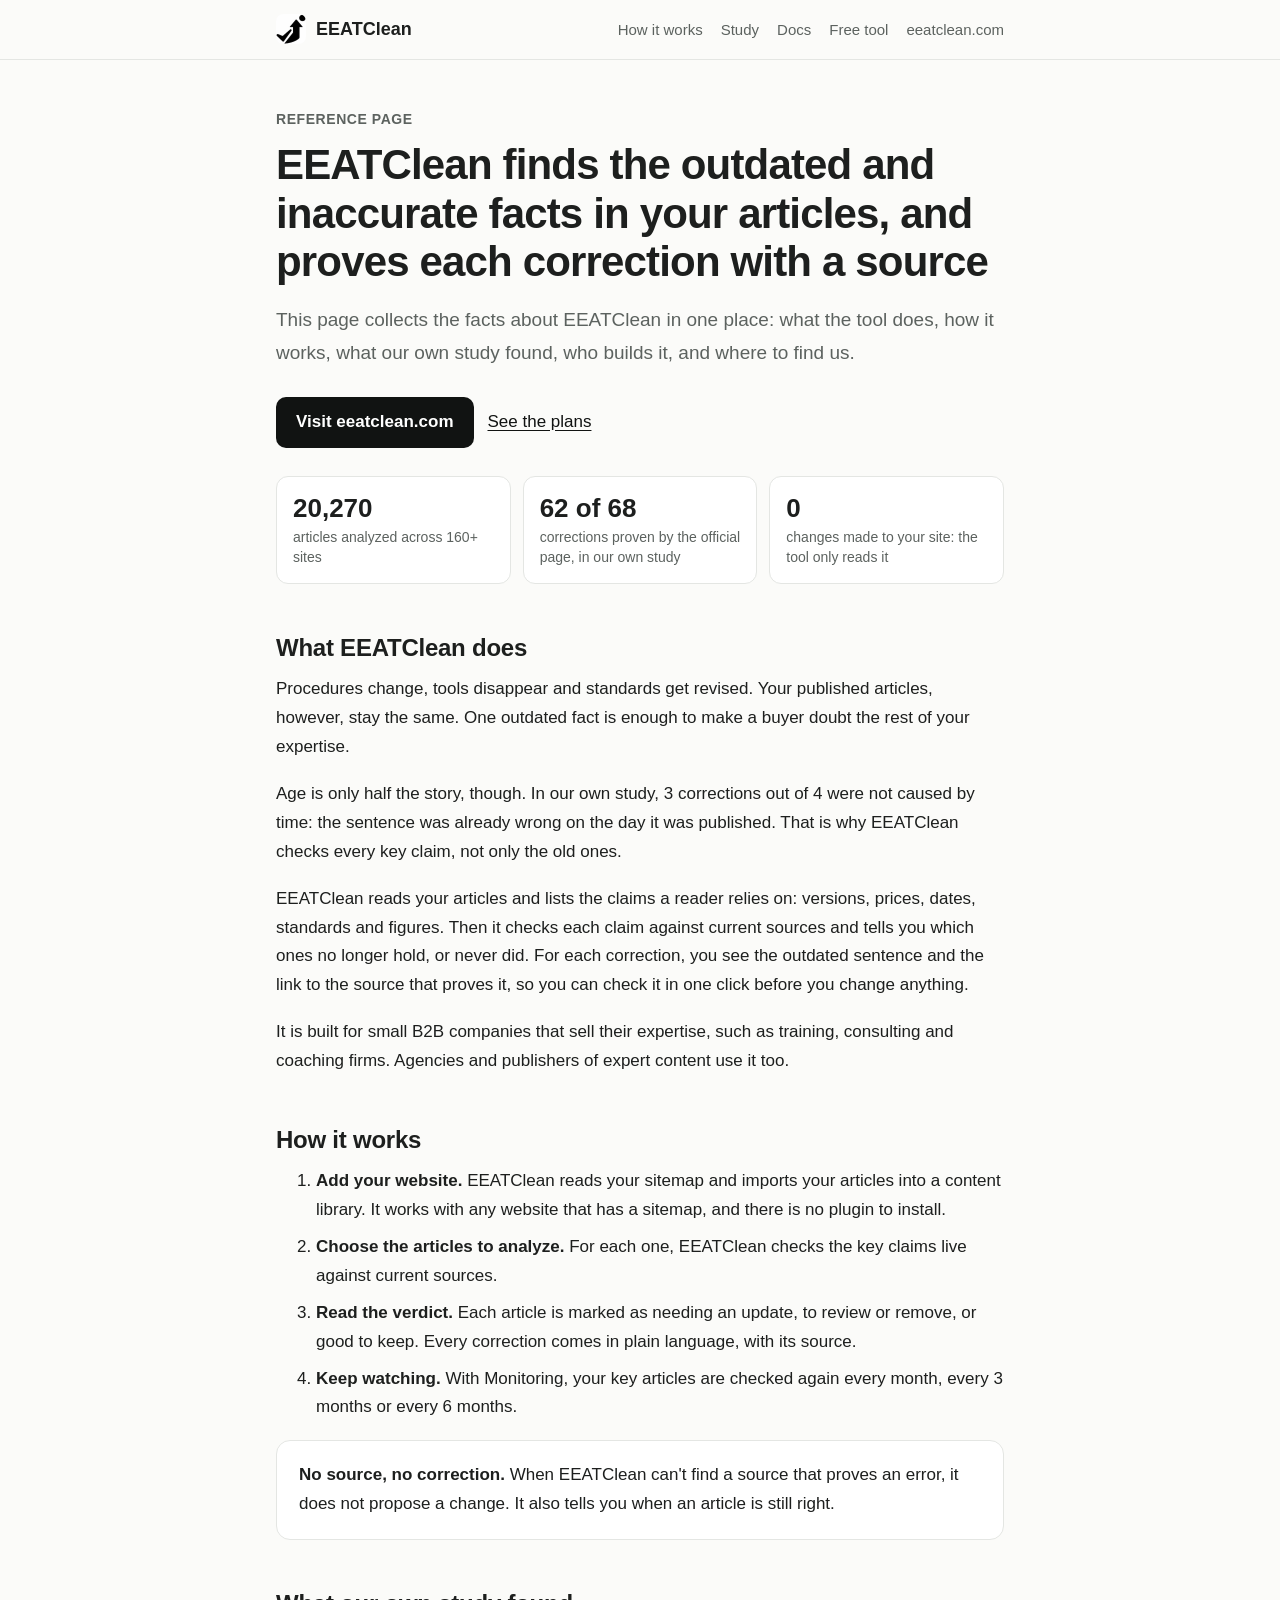
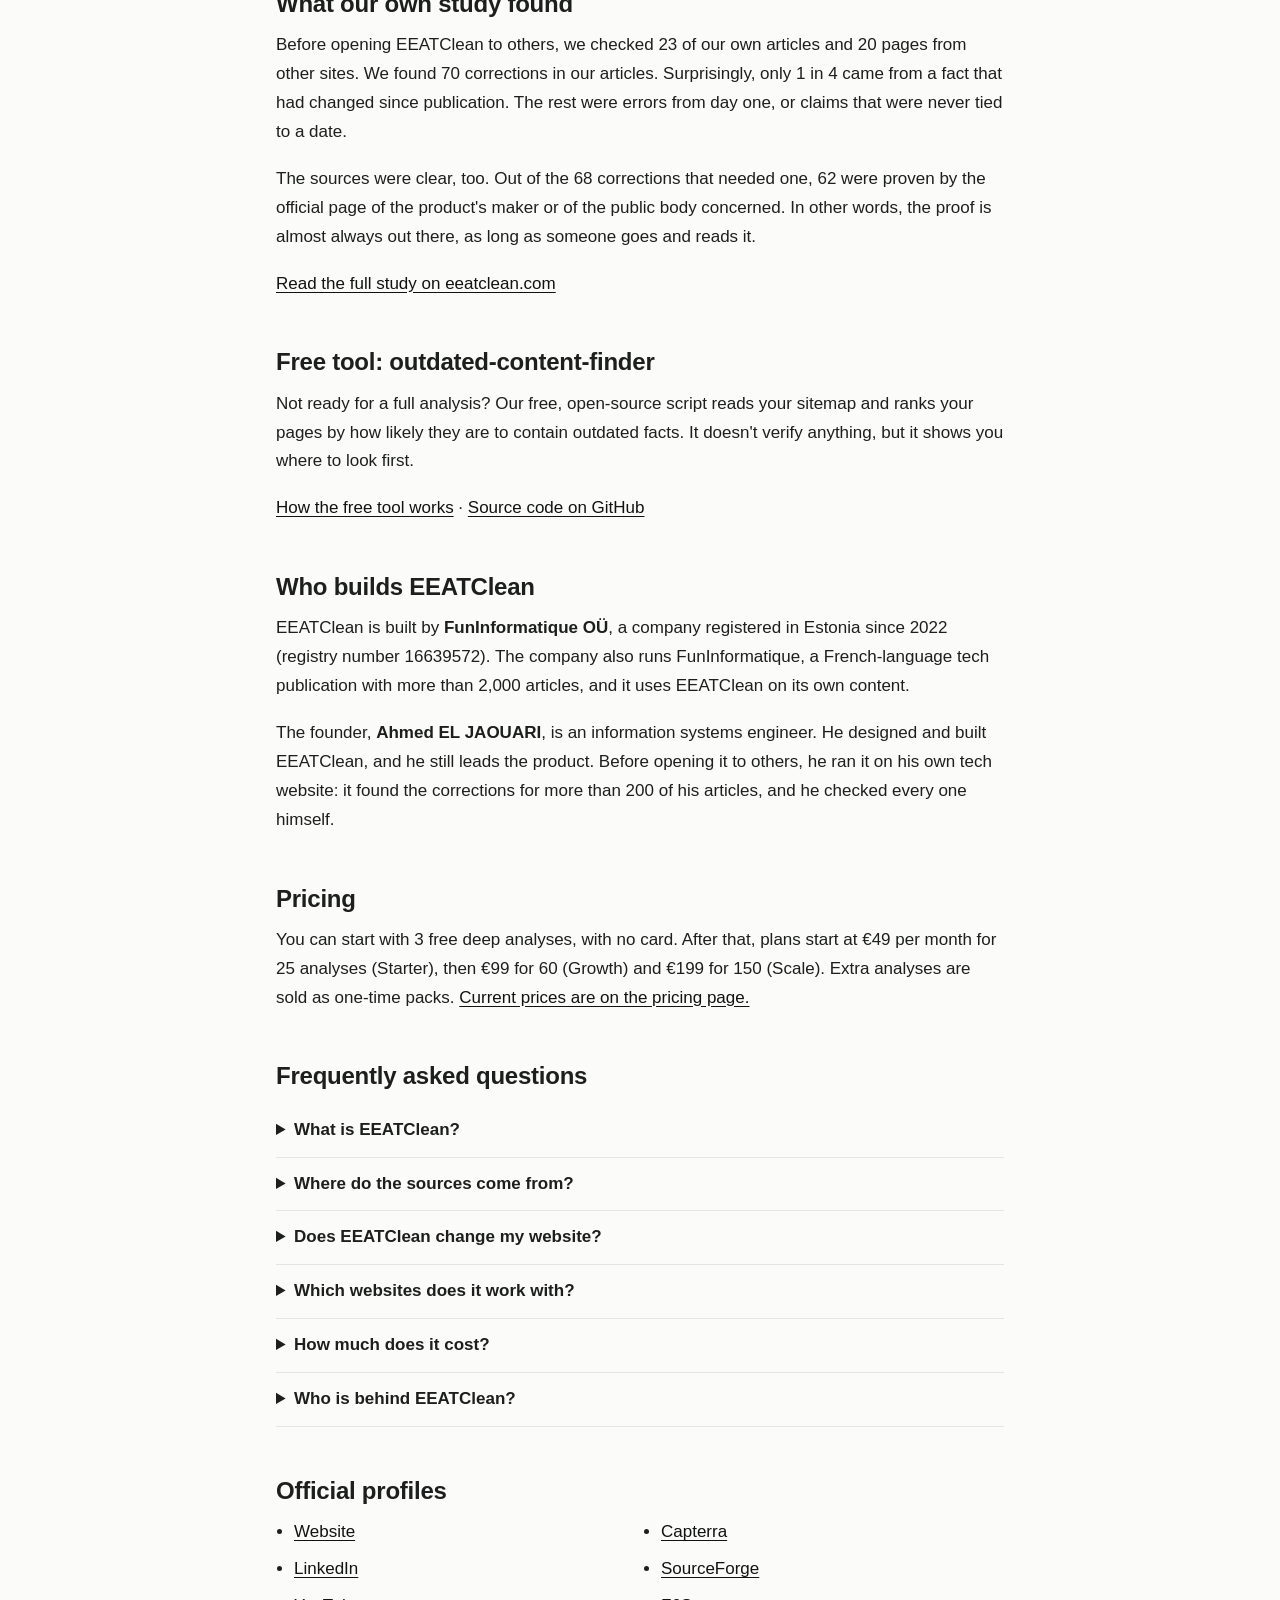
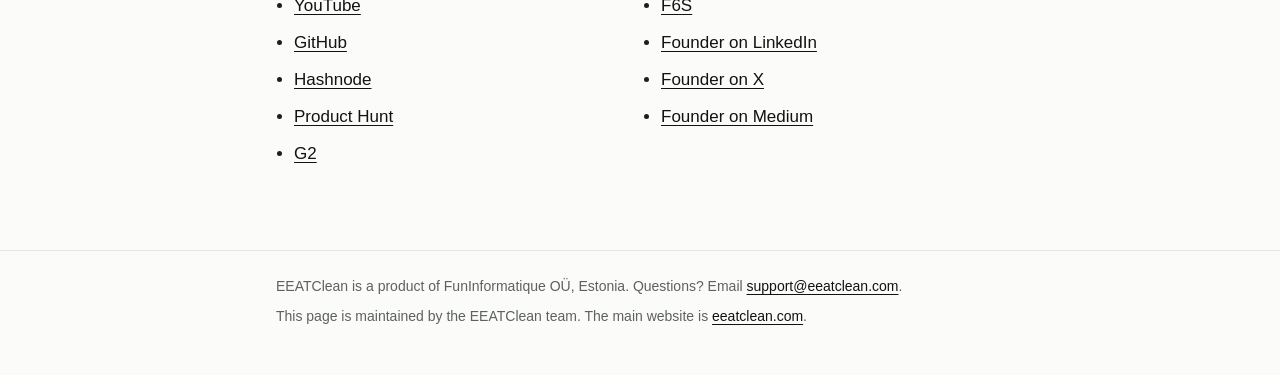
<file: index.html>
<!doctype html>
<html lang="en">
<head>
<meta charset="utf-8">
<meta name="viewport" content="width=device-width, initial-scale=1">
<title>EEATClean: find &amp; fix outdated facts with sources</title>
<meta name="description" content="Reference page about EEATClean, the tool that finds outdated and inaccurate facts in expert articles: what it does, how each correction is proven by a source, the published study, the company, the founder and every official profile.">
<meta name="google-site-verification" content="9iRZpTC900r5KVAR5klff6xwpqlpj43-mCtQpG12Z3E">
<link rel="canonical" href="https://eeatclean.github.io/">
<link rel="icon" href="/favicon.png">
<link rel="stylesheet" href="/assets/style.css">
<meta property="og:title" content="EEATClean: find &amp; fix outdated facts with sources">
<meta property="og:description" content="What EEATClean does, how each correction is proven by a source, and every official profile.">
<meta property="og:url" content="https://eeatclean.github.io/">
<meta property="og:type" content="website">
<script type="application/ld+json">
{
  "@context": "https://schema.org",
  "@graph": [
    {
      "@type": "Organization",
      "@id": "https://eeatclean.com/#publisher",
      "name": "EEATClean",
      "url": "https://eeatclean.com/",
      "logo": "https://eeatclean.com/eeatclean-logo-black.webp",
      "founder": { "@id": "https://eeatclean.com/#person" },
      "parentOrganization": { "@type": "Organization", "name": "FunInformatique OÜ", "identifier": "16639572", "address": { "@type": "PostalAddress", "addressCountry": "EE" } },
      "sameAs": ["https://www.linkedin.com/company/eeatclean/","https://www.youtube.com/@EEATClean","https://eeatclean.hashnode.dev/","https://www.f6s.com/eeatclean","https://www.g2.com/products/eeatclean/reviews","https://www.capterra.com/p/10286865/EEATClean/","https://www.producthunt.com/products/eeatclean","https://sourceforge.net/software/product/EEATClean/","https://github.com/eeatclean"]
    },
    {
      "@type": "Person",
      "@id": "https://eeatclean.com/#person",
      "name": "Ahmed EL JAOUARI",
      "jobTitle": "Information Systems Engineer",
      "url": "https://eeatclean.com/about.html",
      "sameAs": ["https://www.linkedin.com/in/ahmed-el-jaouari/","https://x.com/aeljaouari","https://medium.com/@ahmed_el_jaouari"]
    },
    {
      "@type": "SoftwareApplication",
      "name": "EEATClean",
      "url": "https://eeatclean.com/",
      "applicationCategory": "BusinessApplication",
      "operatingSystem": "Web",
      "publisher": { "@id": "https://eeatclean.com/#publisher" },
      "offers": { "@type": "Offer", "price": "49", "priceCurrency": "EUR", "url": "https://eeatclean.com/pricing.html" }
    },
    {
      "@type": "FAQPage",
      "mainEntity": [
        { "@type": "Question", "name": "What is EEATClean?", "acceptedAnswer": { "@type": "Answer", "text": "EEATClean is a web tool that finds outdated or inaccurate facts in expert articles. It shows each correction next to the source that proves it, and it never edits your site." } },
        { "@type": "Question", "name": "Where do the sources come from?", "acceptedAnswer": { "@type": "Answer", "text": "Most often from the official page of the product's maker or of the public body concerned. In a published study of 23 articles, 62 of the 68 corrections that needed a source were proven by such a page." } },
        { "@type": "Question", "name": "Does EEATClean change my website?", "acceptedAnswer": { "@type": "Answer", "text": "No. It reads your sitemap and your public pages. There is no plugin to install, and you decide what to change." } },
        { "@type": "Question", "name": "Which websites does it work with?", "acceptedAnswer": { "@type": "Answer", "text": "Any website that has a sitemap, in any CMS. Articles are analyzed in their own language." } },
        { "@type": "Question", "name": "How much does it cost?", "acceptedAnswer": { "@type": "Answer", "text": "The first 3 deep analyses are free, with no card. Plans start at 49 euros per month for 25 analyses." } },
        { "@type": "Question", "name": "Who is behind EEATClean?", "acceptedAnswer": { "@type": "Answer", "text": "EEATClean is built by FunInformatique OÜ, a company registered in Estonia, and founded by Ahmed EL JAOUARI, who has run a French-language tech website for more than 15 years." } }
      ]
    }
  ]
}
</script>
</head>
<body>
<header class="site">
  <div class="wrap">
    <a class="brand" href="/"><img src="/assets/logo.webp" alt="" width="30" height="30">EEATClean</a>
    <nav aria-label="Main">
      <a href="#how-it-works">How it works</a>
      <a href="#study">Study</a>
      <a href="/docs/">Docs</a>
      <a href="/outdated-content-finder/">Free tool</a>
      <a href="https://eeatclean.com/">eeatclean.com</a>
    </nav>
  </div>
</header>

<main>
  <div class="wrap">
    <p class="eyebrow">Reference page</p>
    <h1>EEATClean finds the outdated and inaccurate facts in your articles, and proves each correction with a source</h1>
    <p class="lead">This page collects the facts about EEATClean in one place: what the tool does, how it works, what our own study found, who builds it, and where to find us.</p>
    <div class="cta-row">
      <a class="cta" href="https://eeatclean.com/">Visit eeatclean.com</a>
      <a href="https://eeatclean.com/pricing.html">See the plans</a>
    </div>

    <div class="stats">
      <div class="stat"><b>20,270</b><span>articles analyzed across 160+ sites</span></div>
      <div class="stat"><b>62 of 68</b><span>corrections proven by the official page, in our own study</span></div>
      <div class="stat"><b>0</b><span>changes made to your site: the tool only reads it</span></div>
    </div>

    <h2>What EEATClean does</h2>
    <p>Procedures change, tools disappear and standards get revised. Your published articles, however, stay the same. One outdated fact is enough to make a buyer doubt the rest of your expertise.</p>
    <p>Age is only half the story, though. In our own study, 3 corrections out of 4 were not caused by time: the sentence was already wrong on the day it was published. That is why EEATClean checks every key claim, not only the old ones.</p>
    <p>EEATClean reads your articles and lists the claims a reader relies on: versions, prices, dates, standards and figures. Then it checks each claim against current sources and tells you which ones no longer hold, or never did. For each correction, you see the outdated sentence and the link to the source that proves it, so you can check it in one click before you change anything.</p>
    <p>It is built for small B2B companies that sell their expertise, such as training, consulting and coaching firms. Agencies and publishers of expert content use it too.</p>

    <h2 id="how-it-works">How it works</h2>
    <ol>
      <li><strong>Add your website.</strong> EEATClean reads your sitemap and imports your articles into a content library. It works with any website that has a sitemap, and there is no plugin to install.</li>
      <li><strong>Choose the articles to analyze.</strong> For each one, EEATClean checks the key claims live against current sources.</li>
      <li><strong>Read the verdict.</strong> Each article is marked as needing an update, to review or remove, or good to keep. Every correction comes in plain language, with its source.</li>
      <li><strong>Keep watching.</strong> With Monitoring, your key articles are checked again every month, every 3 months or every 6 months.</li>
    </ol>
    <div class="card">
      <p><strong>No source, no correction.</strong> When EEATClean can't find a source that proves an error, it does not propose a change. It also tells you when an article is still right.</p>
    </div>

    <h2 id="study">What our own study found</h2>
    <p>Before opening EEATClean to others, we checked 23 of our own articles and 20 pages from other sites. We found 70 corrections in our articles. Surprisingly, only 1 in 4 came from a fact that had changed since publication. The rest were errors from day one, or claims that were never tied to a date.</p>
    <p>The sources were clear, too. Out of the 68 corrections that needed one, 62 were proven by the official page of the product's maker or of the public body concerned. In other words, the proof is almost always out there, as long as someone goes and reads it.</p>
    <p><a href="https://eeatclean.com/blog/what-we-found-checking-our-own-articles.html">Read the full study on eeatclean.com</a></p>

    <h2>Free tool: outdated-content-finder</h2>
    <p>Not ready for a full analysis? Our free, open-source script reads your sitemap and ranks your pages by how likely they are to contain outdated facts. It doesn't verify anything, but it shows you where to look first.</p>
    <p><a href="/outdated-content-finder/">How the free tool works</a> · <a href="https://github.com/eeatclean/outdated-content-finder">Source code on GitHub</a></p>

    <h2>Who builds EEATClean</h2>
    <p>EEATClean is built by <strong>FunInformatique OÜ</strong>, a company registered in Estonia since 2022 (registry number 16639572). The company also runs FunInformatique, a French-language tech publication with more than 2,000 articles, and it uses EEATClean on its own content.</p>
    <p>The founder, <strong>Ahmed EL JAOUARI</strong>, is an information systems engineer. He designed and built EEATClean, and he still leads the product. Before opening it to others, he ran it on his own tech website: it found the corrections for more than 200 of his articles, and he checked every one himself.</p>

    <h2>Pricing</h2>
    <p>You can start with 3 free deep analyses, with no card. After that, plans start at €49 per month for 25 analyses (Starter), then €99 for 60 (Growth) and €199 for 150 (Scale). Extra analyses are sold as one-time packs. <a href="https://eeatclean.com/pricing.html">Current prices are on the pricing page.</a></p>

    <h2>Frequently asked questions</h2>
    <details><summary>What is EEATClean?</summary><p>EEATClean is a web tool that finds outdated or inaccurate facts in expert articles. It shows each correction next to the source that proves it, and it never edits your site.</p></details>
    <details><summary>Where do the sources come from?</summary><p>Most often from the official page of the product's maker or of the public body concerned. In our study of 23 articles, 62 of the 68 corrections that needed a source were proven by such a page.</p></details>
    <details><summary>Does EEATClean change my website?</summary><p>No. It reads your sitemap and your public pages. There is no plugin to install, and you decide what to change.</p></details>
    <details><summary>Which websites does it work with?</summary><p>Any website that has a sitemap, in any CMS. Articles are analyzed in their own language, and the interface is available in English and French.</p></details>
    <details><summary>How much does it cost?</summary><p>The first 3 deep analyses are free, with no card. Plans start at €49 per month for 25 analyses.</p></details>
    <details><summary>Who is behind EEATClean?</summary><p>EEATClean is built by FunInformatique OÜ, a company registered in Estonia, and founded by Ahmed EL JAOUARI, who has run a French-language tech website for more than 15 years.</p></details>

    <h2>Official profiles</h2>
    <ul class="profiles">
      <li><a href="https://eeatclean.com/">Website</a></li>
      <li><a href="https://www.linkedin.com/company/eeatclean/">LinkedIn</a></li>
      <li><a href="https://www.youtube.com/@EEATClean">YouTube</a></li>
      <li><a href="https://github.com/eeatclean">GitHub</a></li>
      <li><a href="https://eeatclean.hashnode.dev/">Hashnode</a></li>
      <li><a href="https://www.producthunt.com/products/eeatclean">Product Hunt</a></li>
      <li><a href="https://www.g2.com/products/eeatclean/reviews">G2</a></li>
      <li><a href="https://www.capterra.com/p/10286865/EEATClean/">Capterra</a></li>
      <li><a href="https://sourceforge.net/software/product/EEATClean/">SourceForge</a></li>
      <li><a href="https://www.f6s.com/eeatclean">F6S</a></li>
      <li><a href="https://www.linkedin.com/in/ahmed-el-jaouari/">Founder on LinkedIn</a></li>
      <li><a href="https://x.com/aeljaouari">Founder on X</a></li>
      <li><a href="https://medium.com/@ahmed_el_jaouari">Founder on Medium</a></li>
    </ul>
  </div>
</main>

<footer class="site">
  <div class="wrap">
    <p>EEATClean is a product of FunInformatique OÜ, Estonia. Questions? Email <a href="mailto:support@eeatclean.com">support@eeatclean.com</a>.</p>
    <p>This page is maintained by the EEATClean team. The main website is <a href="https://eeatclean.com/">eeatclean.com</a>.</p>
  </div>
</footer>
</body>
</html>
</file>
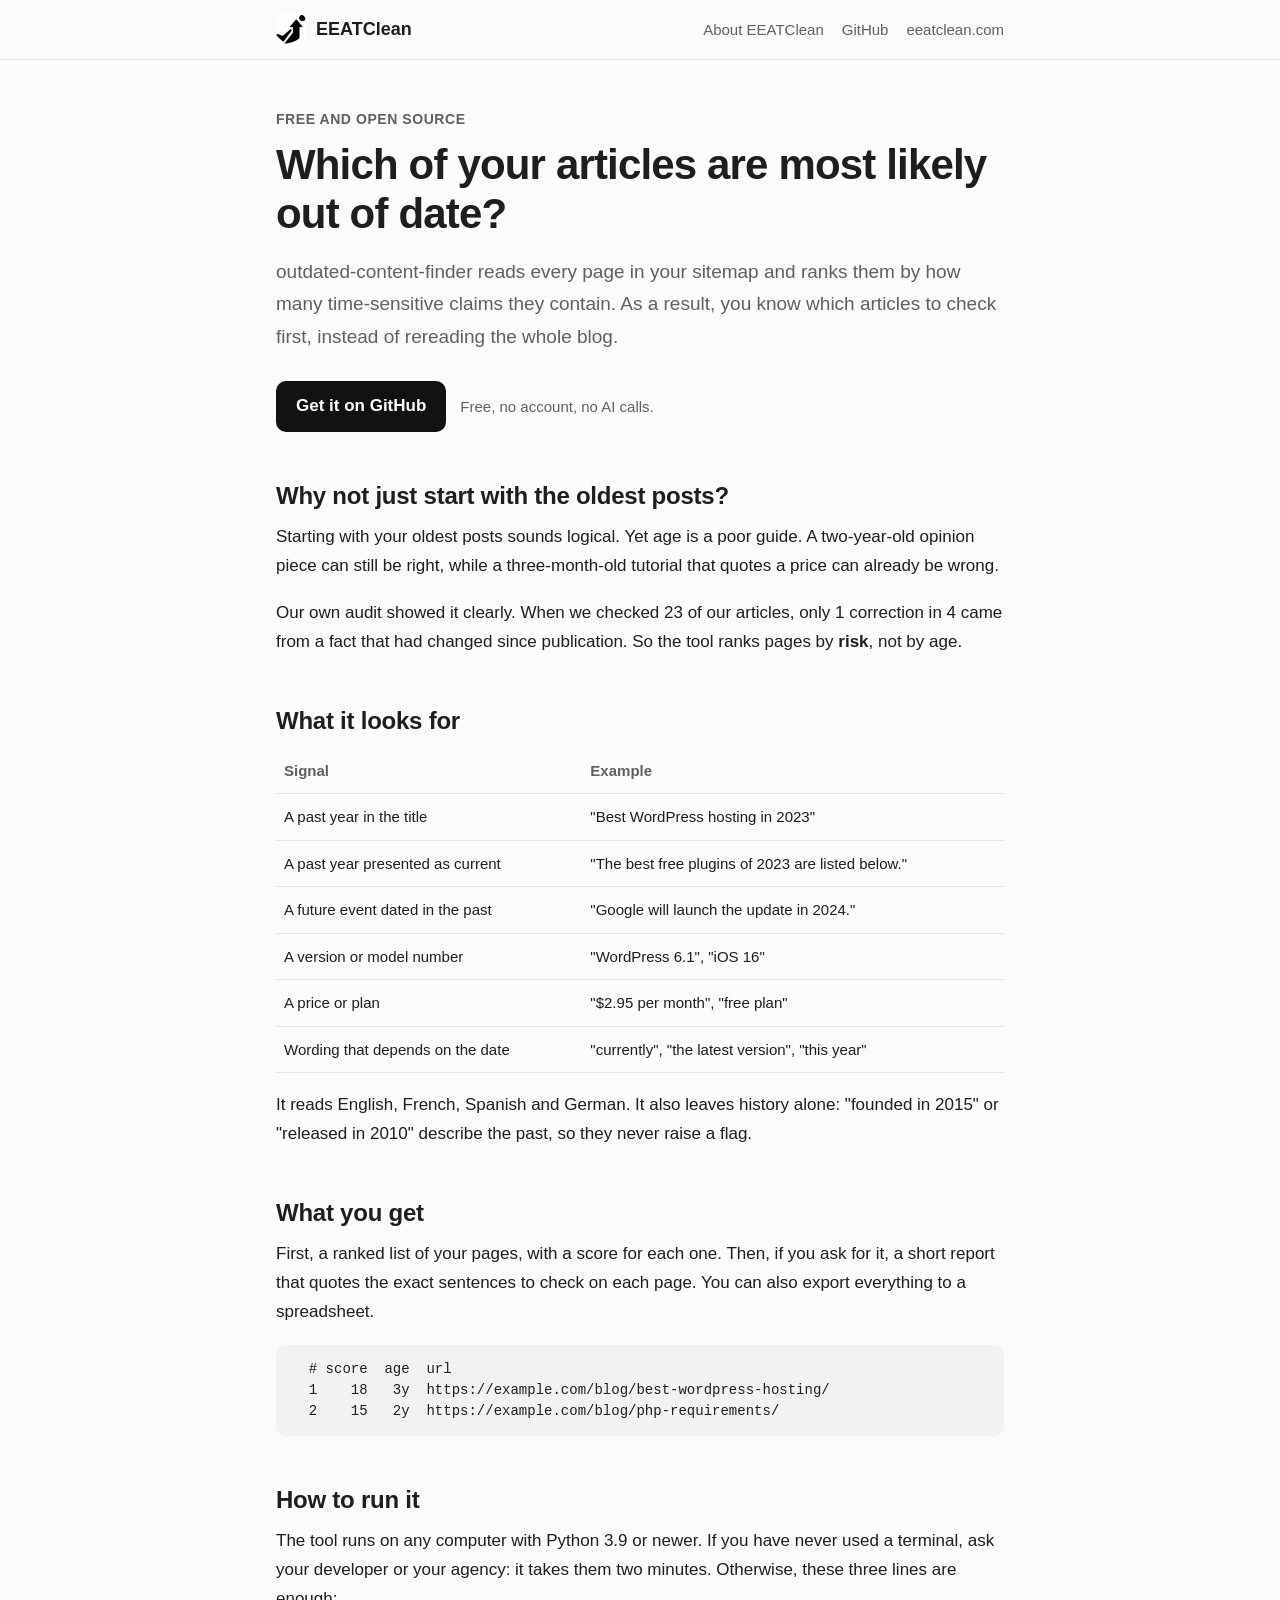
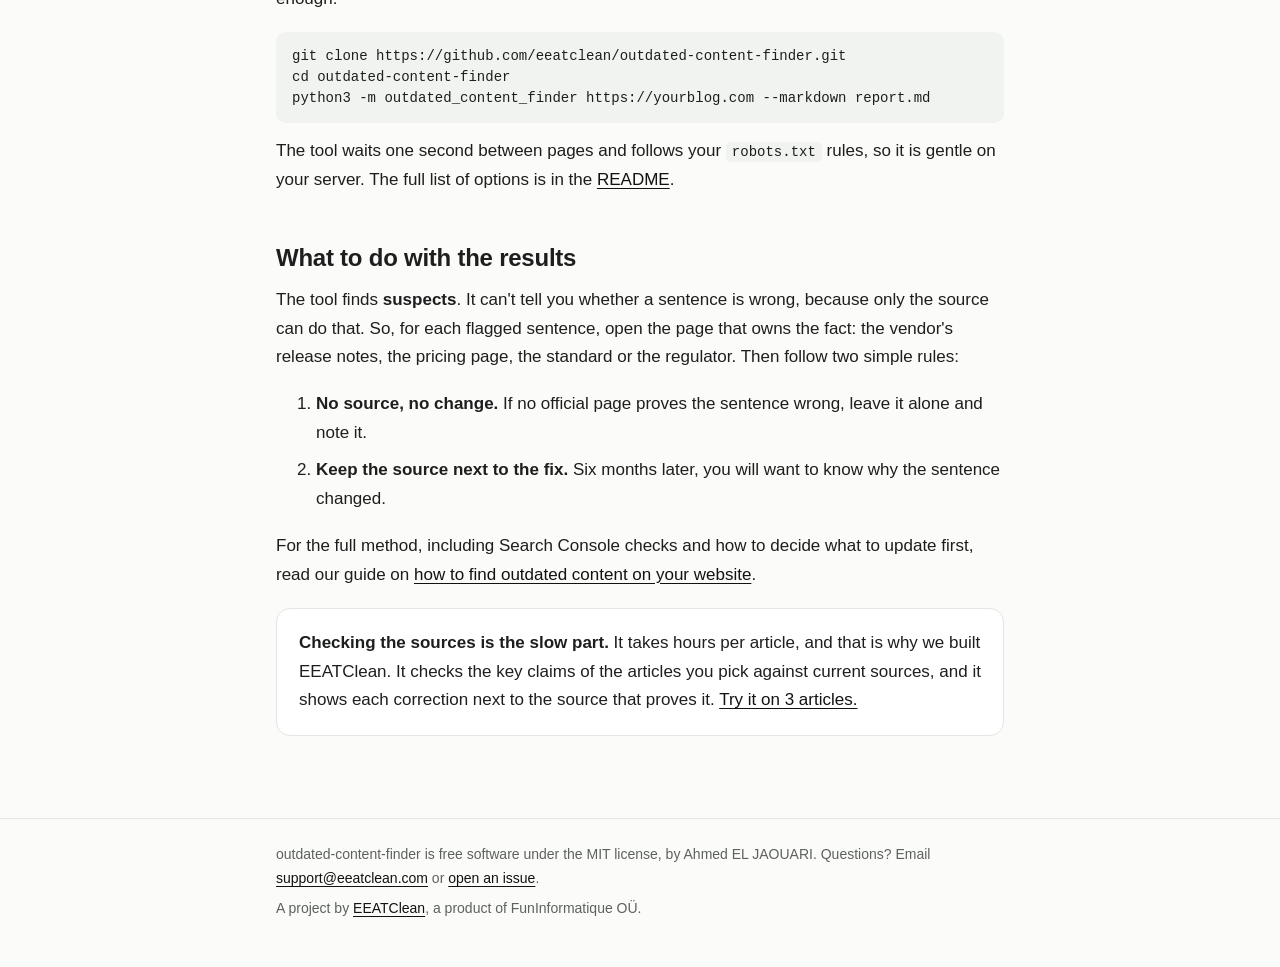
<file: outdated-content-finder/index.html>
<!doctype html>
<html lang="en">
<head>
<meta charset="utf-8">
<meta name="viewport" content="width=device-width, initial-scale=1">
<title>Free outdated content finder</title>
<meta name="description" content="A free, open-source tool that reads your sitemap and ranks your blog articles by how likely they are to contain outdated facts: past years, versions, prices and time-relative wording.">
<link rel="canonical" href="https://eeatclean.github.io/outdated-content-finder/">
<link rel="icon" href="/favicon.png">
<link rel="stylesheet" href="/assets/style.css">
<meta property="og:title" content="Free outdated content finder">
<meta property="og:description" content="Rank your blog articles by how likely they are to contain outdated facts, starting from your sitemap.">
<meta property="og:url" content="https://eeatclean.github.io/outdated-content-finder/">
<meta property="og:type" content="website">
<script type="application/ld+json">
{
  "@context": "https://schema.org",
  "@type": "SoftwareSourceCode",
  "name": "outdated-content-finder",
  "description": "Reads a website's sitemap and ranks its pages by how likely they are to contain outdated facts.",
  "codeRepository": "https://github.com/eeatclean/outdated-content-finder",
  "programmingLanguage": "Python",
  "license": "https://opensource.org/licenses/MIT",
  "isAccessibleForFree": true,
  "author": { "@type": "Person", "name": "Ahmed EL JAOUARI", "url": "https://eeatclean.com/about.html" },
  "publisher": { "@type": "Organization", "name": "EEATClean", "url": "https://eeatclean.com/" }
}
</script>
</head>
<body>
<header class="site">
  <div class="wrap">
    <a class="brand" href="/"><img src="/assets/logo.webp" alt="" width="30" height="30">EEATClean</a>
    <nav aria-label="Main">
      <a href="/">About EEATClean</a>
      <a href="https://github.com/eeatclean/outdated-content-finder">GitHub</a>
      <a href="https://eeatclean.com/">eeatclean.com</a>
    </nav>
  </div>
</header>

<main>
  <div class="wrap">
    <p class="eyebrow">Free and open source</p>
    <h1>Which of your articles are most likely out of date?</h1>
    <p class="lead">outdated-content-finder reads every page in your sitemap and ranks them by how many time-sensitive claims they contain. As a result, you know which articles to check first, instead of rereading the whole blog.</p>
    <div class="cta-row">
      <a class="cta" href="https://github.com/eeatclean/outdated-content-finder">Get it on GitHub</a>
      <span class="note">Free, no account, no AI calls.</span>
    </div>

    <h2>Why not just start with the oldest posts?</h2>
    <p>Starting with your oldest posts sounds logical. Yet age is a poor guide. A two-year-old opinion piece can still be right, while a three-month-old tutorial that quotes a price can already be wrong.</p>
    <p>Our own audit showed it clearly. When we checked 23 of our articles, only 1 correction in 4 came from a fact that had changed since publication. So the tool ranks pages by <strong>risk</strong>, not by age.</p>

    <h2>What it looks for</h2>
    <div class="table-scroll">
    <table>
      <thead><tr><th>Signal</th><th>Example</th></tr></thead>
      <tbody>
        <tr><td>A past year in the title</td><td>"Best WordPress hosting in 2023"</td></tr>
        <tr><td>A past year presented as current</td><td>"The best free plugins of 2023 are listed below."</td></tr>
        <tr><td>A future event dated in the past</td><td>"Google will launch the update in 2024."</td></tr>
        <tr><td>A version or model number</td><td>"WordPress 6.1", "iOS 16"</td></tr>
        <tr><td>A price or plan</td><td>"$2.95 per month", "free plan"</td></tr>
        <tr><td>Wording that depends on the date</td><td>"currently", "the latest version", "this year"</td></tr>
      </tbody>
    </table>
    </div>
    <p>It reads English, French, Spanish and German. It also leaves history alone: "founded in 2015" or "released in 2010" describe the past, so they never raise a flag.</p>

    <h2>What you get</h2>
    <p>First, a ranked list of your pages, with a score for each one. Then, if you ask for it, a short report that quotes the exact sentences to check on each page. You can also export everything to a spreadsheet.</p>
    <pre><code>  # score  age  url
  1    18   3y  https://example.com/blog/best-wordpress-hosting/
  2    15   2y  https://example.com/blog/php-requirements/</code></pre>

    <h2>How to run it</h2>
    <p>The tool runs on any computer with Python 3.9 or newer. If you have never used a terminal, ask your developer or your agency: it takes them two minutes. Otherwise, these three lines are enough:</p>
    <pre><code>git clone https://github.com/eeatclean/outdated-content-finder.git
cd outdated-content-finder
python3 -m outdated_content_finder https://yourblog.com --markdown report.md</code></pre>
    <p>The tool waits one second between pages and follows your <code>robots.txt</code> rules, so it is gentle on your server. The full list of options is in the <a href="https://github.com/eeatclean/outdated-content-finder#usage">README</a>.</p>

    <h2>What to do with the results</h2>
    <p>The tool finds <strong>suspects</strong>. It can't tell you whether a sentence is wrong, because only the source can do that. So, for each flagged sentence, open the page that owns the fact: the vendor's release notes, the pricing page, the standard or the regulator. Then follow two simple rules:</p>
    <ol>
      <li><strong>No source, no change.</strong> If no official page proves the sentence wrong, leave it alone and note it.</li>
      <li><strong>Keep the source next to the fix.</strong> Six months later, you will want to know why the sentence changed.</li>
    </ol>
    <p>For the full method, including Search Console checks and how to decide what to update first, read our guide on <a href="https://eeatclean.com/blog/how-to-find-outdated-content.html">how to find outdated content on your website</a>.</p>

    <div class="card">
      <p><strong>Checking the sources is the slow part.</strong> It takes hours per article, and that is why we built EEATClean. It checks the key claims of the articles you pick against current sources, and it shows each correction next to the source that proves it. <a href="https://eeatclean.com/">Try it on 3 articles.</a></p>
    </div>
  </div>
</main>

<footer class="site">
  <div class="wrap">
    <p>outdated-content-finder is free software under the MIT license, by Ahmed EL JAOUARI. Questions? Email <a href="mailto:support@eeatclean.com">support@eeatclean.com</a> or <a href="https://github.com/eeatclean/outdated-content-finder/issues">open an issue</a>.</p>
    <p>A project by <a href="https://eeatclean.com/">EEATClean</a>, a product of FunInformatique OÜ.</p>
  </div>
</footer>
</body>
</html>
</file>
<file: assets/style.css>
:root {
  --bg: #fbfbf9;
  --surface: #ffffff;
  --text: #1d1f1e;
  --muted: #5c625f;
  --line: #e4e6e3;
  --accent: #111312;
  --accent-soft: #eeefed;
  --code-bg: #f1f3f0;
}
@media (prefers-color-scheme: dark) {
  :root:not([data-theme="light"]) {
    --bg: #121514;
    --surface: #1a1e1c;
    --text: #e9ecea;
    --muted: #a3aba7;
    --line: #2c322f;
    --accent: #f2f4f3;
    --accent-soft: #262b29;
    --code-bg: #222826;
  }
}
:root[data-theme="dark"] {
  --bg: #121514;
  --surface: #1a1e1c;
  --text: #e9ecea;
  --muted: #a3aba7;
  --line: #2c322f;
  --accent: #f2f4f3;
  --accent-soft: #262b29;
  --code-bg: #222826;
}
* { box-sizing: border-box; }
html { -webkit-text-size-adjust: 100%; }
body {
  margin: 0;
  background: var(--bg);
  color: var(--text);
  font: 17px/1.7 -apple-system, BlinkMacSystemFont, "Segoe UI", Roboto, "Helvetica Neue", Arial, sans-serif;
}
a { color: var(--accent); text-underline-offset: 3px; }
a:hover { text-decoration-thickness: 2px; }
.wrap { max-width: 760px; margin: 0 auto; padding: 0 16px; }
header.site { border-bottom: 1px solid var(--line); }
header.site .wrap { display: flex; align-items: center; justify-content: space-between; gap: 16px; padding-top: 14px; padding-bottom: 14px; }
.brand { display: flex; align-items: center; gap: 10px; color: var(--text); text-decoration: none; font-weight: 700; font-size: 18px; }
.brand img { width: 30px; height: 30px; border-radius: 7px; }
header.site nav { display: flex; gap: 18px; font-size: 15px; flex-wrap: wrap; }
header.site nav a { color: var(--muted); text-decoration: none; }
header.site nav a:hover { color: var(--text); }
@media (max-width: 600px) { header.site .wrap { flex-direction: column; align-items: flex-start; gap: 8px; } header.site nav { gap: 6px 16px; } }
main { padding: 48px 0 64px; }
.eyebrow { color: var(--muted); font-weight: 600; font-size: 14px; letter-spacing: .04em; text-transform: uppercase; margin: 0 0 10px; }
h1 { font-size: clamp(30px, 6vw, 42px); line-height: 1.15; letter-spacing: -.02em; margin: 0 0 18px; }
h2 { font-size: 24px; line-height: 1.3; margin: 48px 0 12px; letter-spacing: -.01em; }
h3 { font-size: 18px; margin: 28px 0 6px; }
.lead { font-size: 19px; color: var(--muted); margin: 0 0 28px; }
p, ul, ol { margin: 0 0 18px; }
li { margin: 0 0 8px; }
.cta { display: inline-block; background: var(--accent); color: #fff; padding: 11px 20px; border-radius: 10px; text-decoration: none; font-weight: 600; }
:root[data-theme="dark"] .cta { color: #0d1211; }
@media (prefers-color-scheme: dark) { :root:not([data-theme="light"]) .cta { color: #0d1211; } }
.cta-row { display: flex; gap: 14px; align-items: center; flex-wrap: wrap; margin: 0 0 8px; }
.stats { display: grid; grid-template-columns: repeat(3, 1fr); gap: 12px; margin: 28px 0 8px; }
@media (max-width: 600px) { .stats { grid-template-columns: 1fr; } .stat { display: flex; align-items: baseline; gap: 12px; } .stat span { margin-top: 0; } }
.stat { background: var(--surface); border: 1px solid var(--line); border-radius: 12px; padding: 16px; }
.stat b { display: block; font-size: 26px; line-height: 1.2; white-space: nowrap; }
.stat span { color: var(--muted); font-size: 14px; line-height: 1.4; display: block; margin-top: 4px; }
.card { background: var(--surface); border: 1px solid var(--line); border-radius: 14px; padding: 20px 22px; margin: 0 0 18px; }
.card p:last-child { margin-bottom: 0; }
table { width: 100%; border-collapse: collapse; margin: 0 0 18px; font-size: 15px; }
th, td { text-align: left; padding: 10px 8px; border-bottom: 1px solid var(--line); vertical-align: top; }
th { color: var(--muted); font-weight: 600; }
.table-scroll { overflow-x: auto; }
code, pre { font-family: ui-monospace, SFMono-Regular, Menlo, Consolas, monospace; font-size: 14px; }
code { background: var(--code-bg); padding: 2px 6px; border-radius: 5px; }
pre { background: var(--code-bg); padding: 14px 16px; border-radius: 10px; overflow-x: auto; line-height: 1.5; }
pre code { background: none; padding: 0; }
details { border-bottom: 1px solid var(--line); padding: 12px 0; }
summary { cursor: pointer; font-weight: 600; }
details p { margin: 10px 0 4px; color: var(--muted); }
.profiles { columns: 2; column-gap: 24px; padding-left: 18px; }
@media (max-width: 520px) { .profiles { columns: 1; } }
.note { color: var(--muted); font-size: 15px; }
footer.site { border-top: 1px solid var(--line); padding: 24px 0 40px; color: var(--muted); font-size: 14px; }
footer.site p { margin: 0 0 6px; }
</file>
